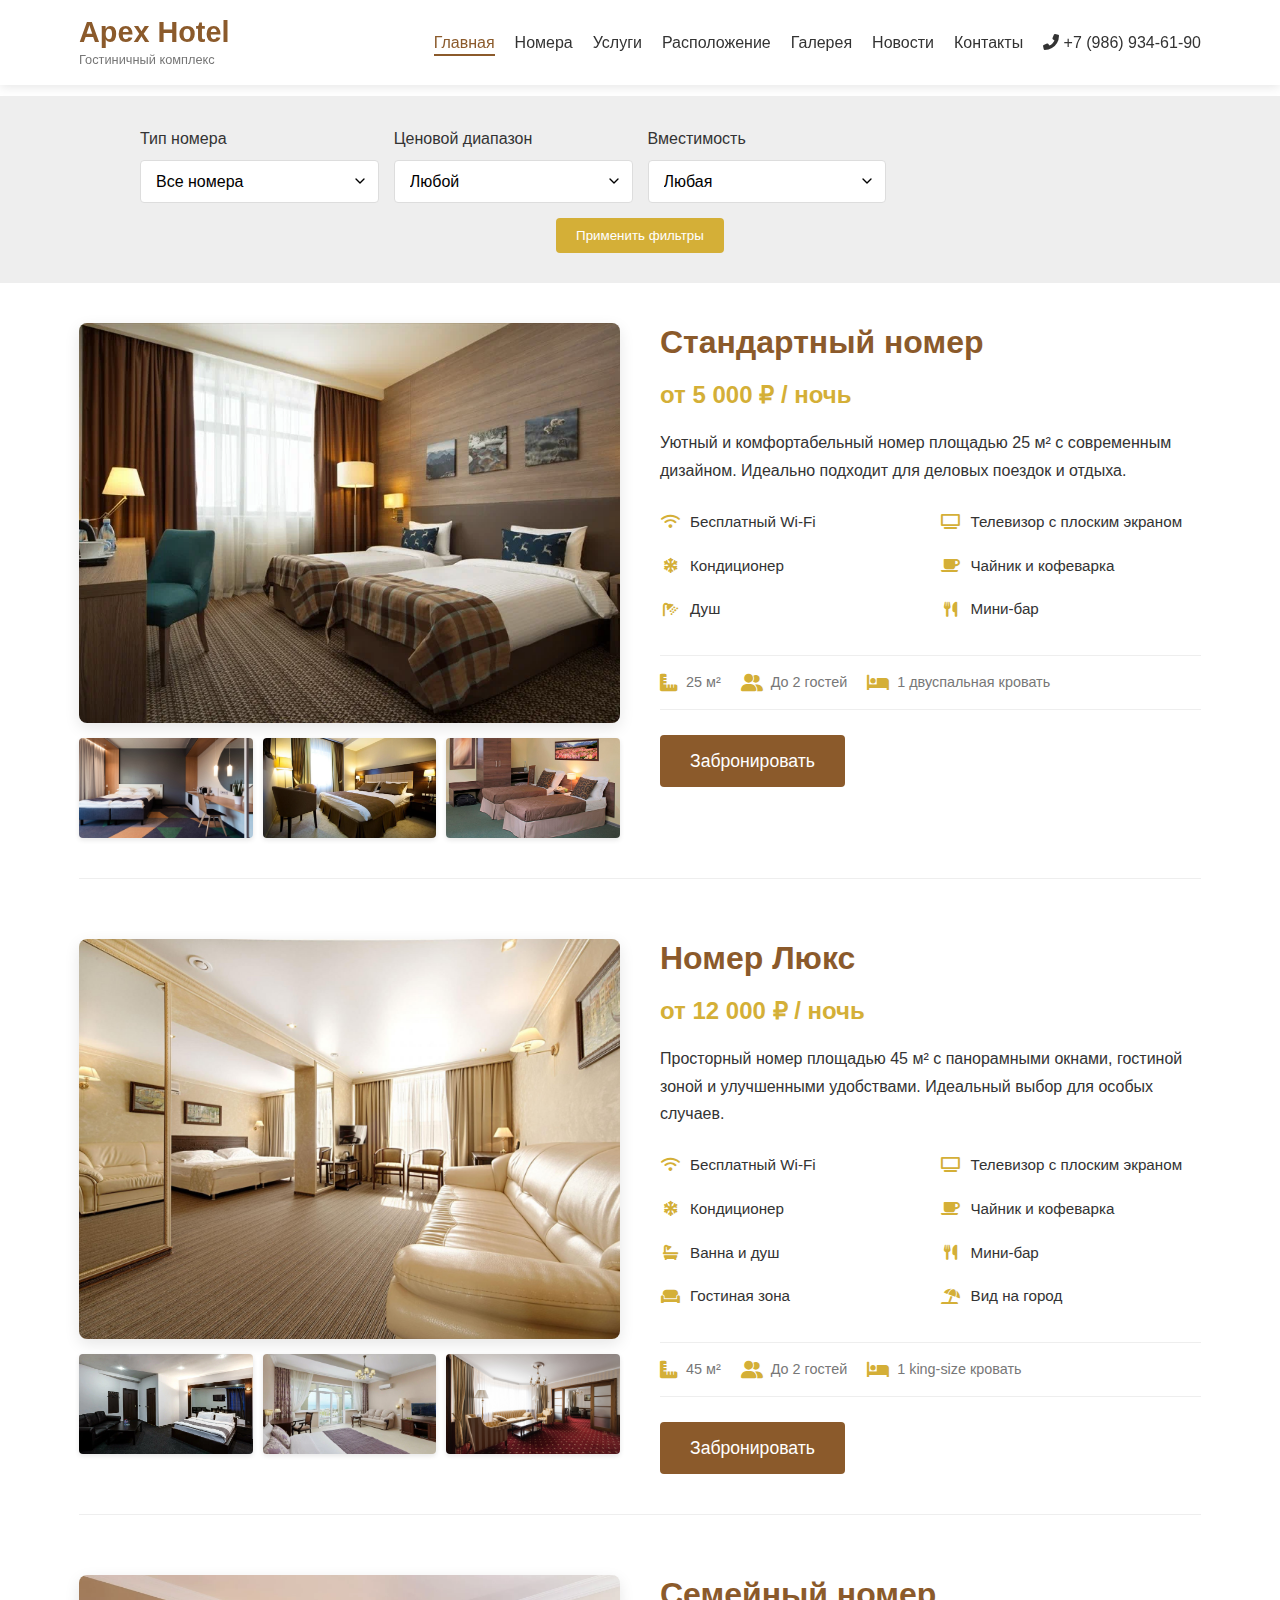
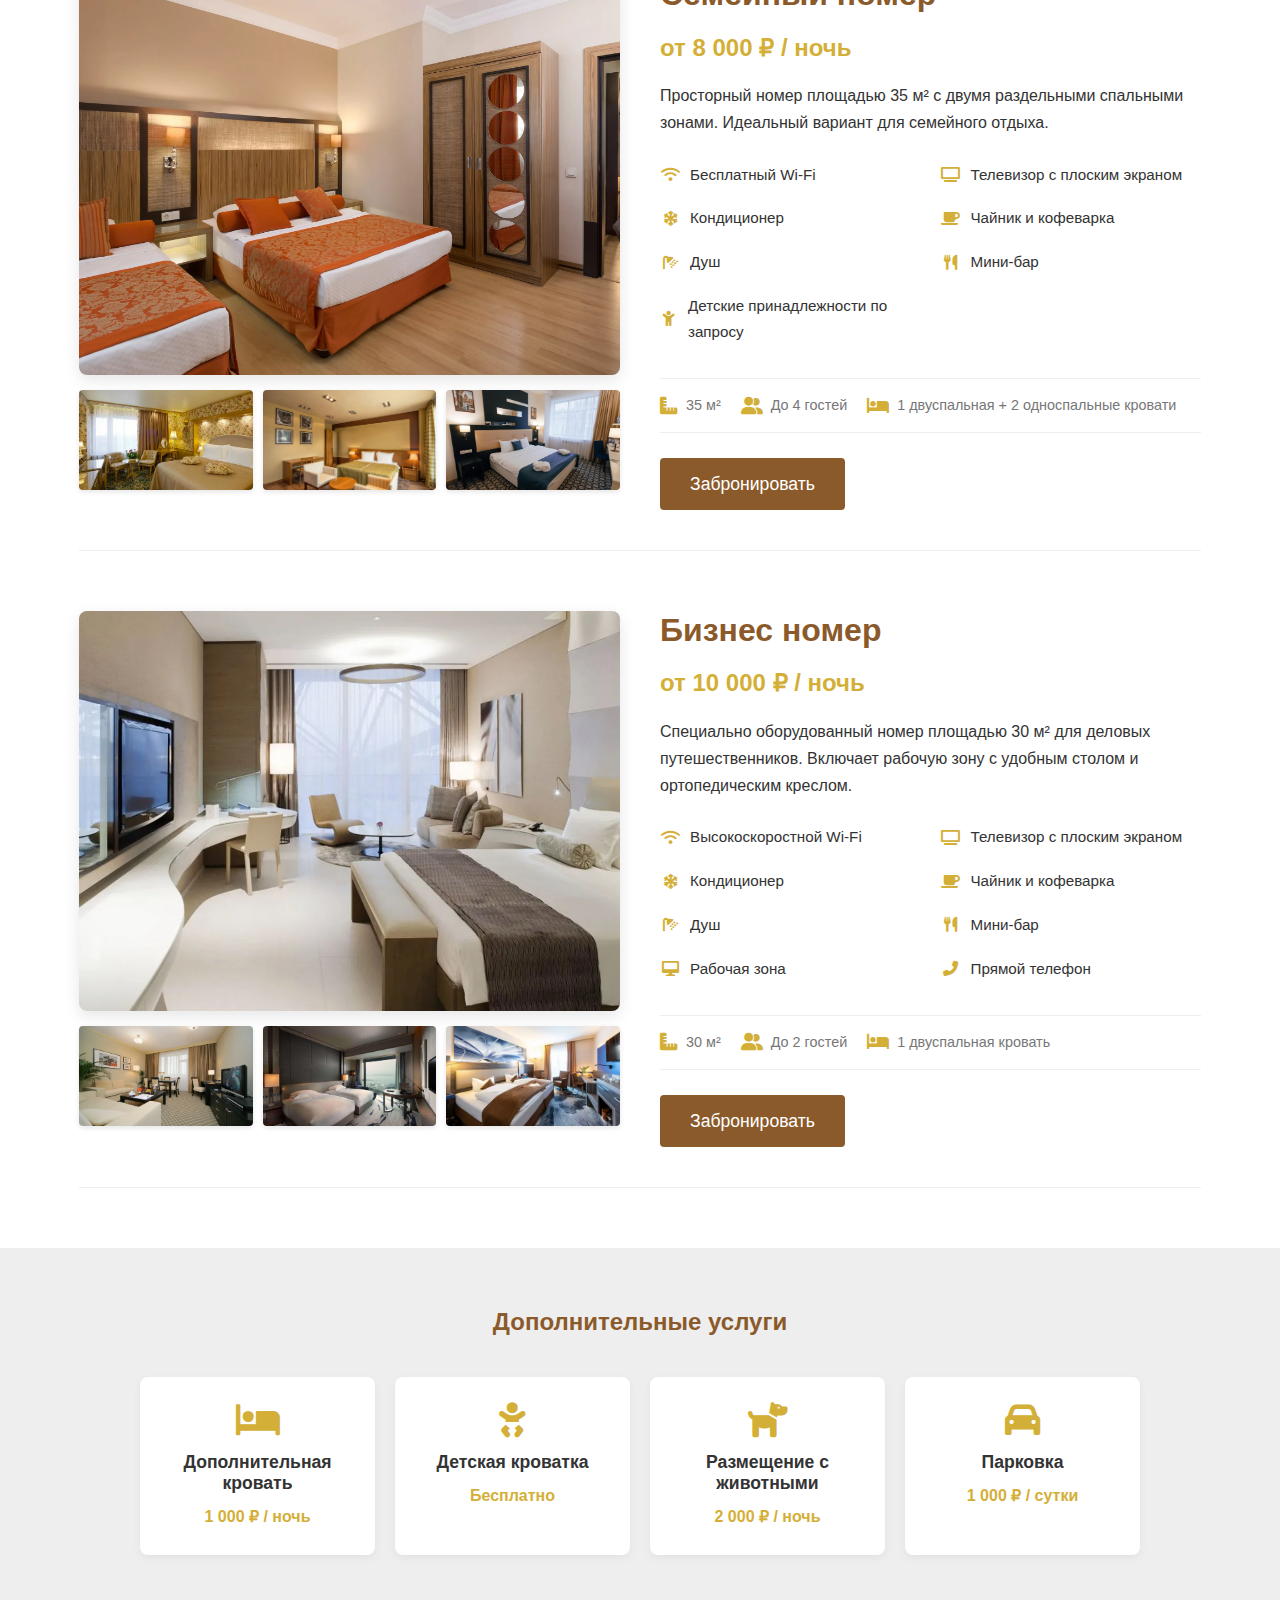
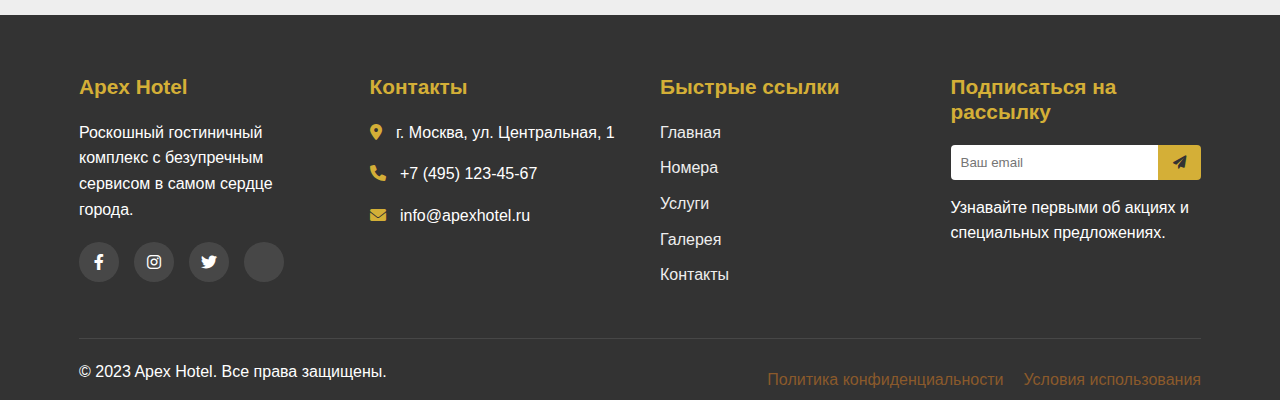
<file: rooms.html>
<!DOCTYPE html>
<html lang="ru">
<head>
    <meta charset="UTF-8">
    <meta name="viewport" content="width=device-width, initial-scale=1.0">
    <title>Номера - Apex Hotel</title>
    <link rel="stylesheet" href="rooms.css">
    <link rel="stylesheet" href="https://cdnjs.cloudflare.com/ajax/libs/font-awesome/6.0.0-beta3/css/all.min.css">
</head>
<body>
    <!-- Шапка с навигацией -->
    <header>
        <div class="container">
            <div class="logo">
                <h1>Apex Hotel</h1>
                <p>Гостиничный комплекс</p>
            </div>
            <nav>
                <ul>
                    <li><a href="index.html" class="active">Главная</a></li>
                    <li><a href="rooms.html">Номера</a></li>
                    <li><a href="services.html">Услуги</a></li>
                    <li><a href="location.html">Расположение</a></li>
                    <li><a href="gallery.html">Галерея</a></li>
                    <li><a href="news.html">Новости</a></li>
                    <li><a href="contact.html">Контакты</a></li>
                    <li class="phone-number">
                        <a href="tel:+74951234567">
                            <i class="fas fa-phone-alt"></i> +7 (986) 934-61-90
                        </a>
                    </li>
                </ul>
            </nav>
            <div class="mobile-menu-btn">
                <i class="fas fa-bars"></i>
            </div>
        </div>
    </header>

    <!-- Заголовок страницы -->
    <section class="page-header">
        <div class="container">
            <h1>Наши номера</h1>
            <p>Выберите идеальный вариант для вашего пребывания</p>
        </div>
    </section>

    <!-- Фильтры номеров -->
    <section class="room-filters">
        <div class="container">
            <form>
                <div class="filter-group">
                    <label for="room-type">Тип номера</label>
                    <select id="room-type" name="room-type">
                        <option value="all">Все номера</option>
                        <option value="standard">Стандарт</option>
                        <option value="luxury">Люкс</option>
                        <option value="family">Семейный</option>
                        <option value="business">Бизнес</option>
                    </select>
                </div>
                <div class="filter-group">
                    <label for="price-range">Ценовой диапазон</label>
                    <select id="price-range" name="price-range">
                        <option value="all">Любой</option>
                        <option value="budget">До 7 000 ₽</option>
                        <option value="mid">7 000 - 12 000 ₽</option>
                        <option value="high">От 12 000 ₽</option>
                    </select>
                </div>
                <div class="filter-group">
                    <label for="capacity">Вместимость</label>
                    <select id="capacity" name="capacity">
                        <option value="all">Любая</option>
                        <option value="1">1 гость</option>
                        <option value="2">2 гостя</option>
                        <option value="3">3 гостя</option>
                        <option value="4+">4+ гостей</option>
                    </select>
                </div>
                <button type="submit" class="btn">Применить фильтры</button>
            </form>
        </div>
    </section>

    <!-- Список номеров -->
    <section class="rooms-list">
        <div class="container">
            <!-- Стандартный номер -->
            <div class="room-detail" id="standard">
                <div class="room-gallery">
                    <div class="main-image">
                        <img src="./img/стандарт 1 к.webp" alt="Стандартный номер">
                    </div>
                    <div class="thumbnails">
                        <img src="img/стандарт 2 к.jpg" alt="Стандартный номер фото 2">
                        <img src="./img/стандарт 3 к.webp" alt="Стандартный номер фото 3">
                        <img src="./img/стандарт 4 к.jpg" alt="Стандартный номер фото 4">
                    </div>
                </div>
                <div class="room-info">
                    <h2>Стандартный номер</h2>
                    <div class="price">от 5 000 ₽ / ночь</div>
                    <div class="description">
                        <p>Уютный и комфортабельный номер площадью 25 м² с современным дизайном. Идеально подходит для деловых поездок и отдыха.</p>
                        <ul class="amenities">
                            <li><i class="fas fa-wifi"></i> Бесплатный Wi-Fi</li>
                            <li><i class="fas fa-tv"></i> Телевизор с плоским экраном</li>
                            <li><i class="fas fa-snowflake"></i> Кондиционер</li>
                            <li><i class="fas fa-coffee"></i> Чайник и кофеварка</li>
                            <li><i class="fas fa-shower"></i> Душ</li>
                            <li><i class="fas fa-utensils"></i> Мини-бар</li>
                        </ul>
                    </div>
                    <div class="room-meta">
                        <div class="size"><i class="fas fa-ruler-combined"></i> 25 м²</div>
                        <div class="capacity"><i class="fas fa-user-friends"></i> До 2 гостей</div>
                        <div class="bed"><i class="fas fa-bed"></i> 1 двуспальная кровать</div>
                    </div>
                    <a href="#" class="btn btn-large">Забронировать</a>
                </div>
            </div>

            <!-- Люкс номер -->
            <div class="room-detail" id="luxury">
                <div class="room-gallery">
                    <div class="main-image">
                        <img src="./img/люкс 1 к.jpeg" alt="Люкс номер">
                    </div>
                    <div class="thumbnails">
                        <img src="./img/люкс 2 к.webp" alt="Люкс номер фото 2">
                        <img src="./img/люкс 3 к.webp" alt="Люкс номер фото 3">
                        <img src="./img/люкс 4 к.jpg" alt="Люкс номер фото 4">
                    </div>
                </div>
                <div class="room-info">
                    <h2>Номер Люкс</h2>
                    <div class="price">от 12 000 ₽ / ночь</div>
                    <div class="description">
                        <p>Просторный номер площадью 45 м² с панорамными окнами, гостиной зоной и улучшенными удобствами. Идеальный выбор для особых случаев.</p>
                        <ul class="amenities">
                            <li><i class="fas fa-wifi"></i> Бесплатный Wi-Fi</li>
                            <li><i class="fas fa-tv"></i> Телевизор с плоским экраном</li>
                            <li><i class="fas fa-snowflake"></i> Кондиционер</li>
                            <li><i class="fas fa-coffee"></i> Чайник и кофеварка</li>
                            <li><i class="fas fa-bath"></i> Ванна и душ</li>
                            <li><i class="fas fa-utensils"></i> Мини-бар</li>
                            <li><i class="fas fa-couch"></i> Гостиная зона</li>
                            <li><i class="fas fa-umbrella-beach"></i> Вид на город</li>
                        </ul>
                    </div>
                    <div class="room-meta">
                        <div class="size"><i class="fas fa-ruler-combined"></i> 45 м²</div>
                        <div class="capacity"><i class="fas fa-user-friends"></i> До 2 гостей</div>
                        <div class="bed"><i class="fas fa-bed"></i> 1 king-size кровать</div>
                    </div>
                    <a href="#" class="btn btn-large">Забронировать</a>
                </div>
            </div>

            <!-- Семейный номер -->
            <div class="room-detail" id="family">
                <div class="room-gallery">
                    <div class="main-image">
                        <img src="img/семейный 1 к.webp" alt="Семейный номер">
                    </div>
                    <div class="thumbnails">
                        <img src="./img/семейный 2 к.webp" alt="Семейный номер фото 2">
                        <img src="./img/семейный 3 к.jpg" alt="Семейный номер фото 3">
                        <img src="./img/семейный 4 к.jpg" alt="Семейный номер фото 4">
                    </div>
                </div>
                <div class="room-info">
                    <h2>Семейный номер</h2>
                    <div class="price">от 8 000 ₽ / ночь</div>
                    <div class="description">
                        <p>Просторный номер площадью 35 м² с двумя раздельными спальными зонами. Идеальный вариант для семейного отдыха.</p>
                        <ul class="amenities">
                            <li><i class="fas fa-wifi"></i> Бесплатный Wi-Fi</li>
                            <li><i class="fas fa-tv"></i> Телевизор с плоским экраном</li>
                            <li><i class="fas fa-snowflake"></i> Кондиционер</li>
                            <li><i class="fas fa-coffee"></i> Чайник и кофеварка</li>
                            <li><i class="fas fa-shower"></i> Душ</li>
                            <li><i class="fas fa-utensils"></i> Мини-бар</li>
                            <li><i class="fas fa-child"></i> Детские принадлежности по запросу</li>
                        </ul>
                    </div>
                    <div class="room-meta">
                        <div class="size"><i class="fas fa-ruler-combined"></i> 35 м²</div>
                        <div class="capacity"><i class="fas fa-user-friends"></i> До 4 гостей</div>
                        <div class="bed"><i class="fas fa-bed"></i> 1 двуспальная + 2 односпальные кровати</div>
                    </div>
                    <a href="#" class="btn btn-large">Забронировать</a>
                </div>
            </div>

            <!-- Бизнес номер -->
            <div class="room-detail" id="business">
                <div class="room-gallery">
                    <div class="main-image">
                        <img src="img/бизнес 1 к.webp" alt="Бизнес номер">
                    </div>
                    <div class="thumbnails">
                        <img src="./img/бизнес 2 к.webp" alt="Бизнес номер фото 2">
                        <img src="./img/бизнес 3 к.jpg" alt="Бизнес номер фото 3">
                        <img src="./img/бизнес 4 к.avif" alt="Бизнес номер фото 4">
                    </div>
                </div>
                <div class="room-info">
                    <h2>Бизнес номер</h2>
                    <div class="price">от 10 000 ₽ / ночь</div>
                    <div class="description">
                        <p>Специально оборудованный номер площадью 30 м² для деловых путешественников. Включает рабочую зону с удобным столом и ортопедическим креслом.</p>
                        <ul class="amenities">
                            <li><i class="fas fa-wifi"></i> Высокоскоростной Wi-Fi</li>
                            <li><i class="fas fa-tv"></i> Телевизор с плоским экраном</li>
                            <li><i class="fas fa-snowflake"></i> Кондиционер</li>
                            <li><i class="fas fa-coffee"></i> Чайник и кофеварка</li>
                            <li><i class="fas fa-shower"></i> Душ</li>
                            <li><i class="fas fa-utensils"></i> Мини-бар</li>
                            <li><i class="fas fa-desktop"></i> Рабочая зона</li>
                            <li><i class="fas fa-phone-alt"></i> Прямой телефон</li>
                        </ul>
                    </div>
                    <div class="room-meta">
                        <div class="size"><i class="fas fa-ruler-combined"></i> 30 м²</div>
                        <div class="capacity"><i class="fas fa-user-friends"></i> До 2 гостей</div>
                        <div class="bed"><i class="fas fa-bed"></i> 1 двуспальная кровать</div>
                    </div>
                    <a href="#" class="btn btn-large">Забронировать</a>
                </div>
            </div>
        </div>
    </section>

    <!-- Дополнительные услуги -->
    <section class="extra-services">
        <div class="container">
            <h2>Дополнительные услуги</h2>
            <div class="services-grid">
                <div class="service-card">
                    <i class="fas fa-bed"></i>
                    <h3>Дополнительная кровать</h3>
                    <p>1 000 ₽ / ночь</p>
                </div>
                <div class="service-card">
                    <i class="fas fa-baby"></i>
                    <h3>Детская кроватка</h3>
                    <p>Бесплатно</p>
                </div>
                <div class="service-card">
                    <i class="fas fa-dog"></i>
                    <h3>Размещение с животными</h3>
                    <p>2 000 ₽ / ночь</p>
                </div>
                <div class="service-card">
                    <i class="fas fa-car"></i>
                    <h3>Парковка</h3>
                    <p>1 000 ₽ / сутки</p>
                </div>
            </div>
        </div>
    </section>

    <!-- Подвал  -->
    <footer>
        <div class="container">
            <div class="footer-grid">
                <div class="footer-col">
                    <h3>Apex Hotel</h3>
                    <p>Роскошный гостиничный комплекс с безупречным сервисом в самом сердце города.</p>
                    <div class="social-links">
                        <a href="#"><i class="fab fa-facebook-f"></i></a>
                        <a href="#"><i class="fab fa-instagram"></i></a>
                        <a href="#"><i class="fab fa-twitter"></i></a>
                        <a href="#"><i class="fab fa-tripadvisor"></i></a>
                    </div>
                </div>
                <div class="footer-col">
                    <h3>Контакты</h3>
                    <p><i class="fas fa-map-marker-alt"></i> г. Москва, ул. Центральная, 1</p>
                    <p><i class="fas fa-phone"></i> +7 (495) 123-45-67</p>
                    <p><i class="fas fa-envelope"></i> info@apexhotel.ru</p>
                </div>
                <div class="footer-col">
                    <h3>Быстрые ссылки</h3>
                    <ul>
                        <li><a href="index.html">Главная</a></li>
                        <li><a href="rooms.html">Номера</a></li>
                        <li><a href="services.html">Услуги</a></li>
                        <li><a href="gallery.html">Галерея</a></li>
                        <li><a href="contact.html">Контакты</a></li>
                    </ul>
                </div>
                <div class="footer-col">
                    <h3>Подписаться на рассылку</h3>
                    <form class="newsletter-form">
                        <input type="email" placeholder="Ваш email" required>
                        <button type="submit"><i class="fas fa-paper-plane"></i></button>
                    </form>
                    <p>Узнавайте первыми об акциях и специальных предложениях.</p>
                </div>
            </div>
            <div class="footer-bottom">
                <p>&copy; 2023 Apex Hotel. Все права защищены.</p>
                <div class="footer-links">
                    <a href="privacy.html">Политика конфиденциальности</a>
                    <a href="terms.html">Условия использования</a>
                </div>
            </div>
        </div>
    </footer>

    <!-- Кнопка "Наверх" -->
    <a href="#" class="back-to-top"><i class="fas fa-arrow-up"></i></a>
</body>
</html>
</file>
<file: rooms.css>
/* Основные стили */
:root {
    --primary-color: #8B5A2B;
    --secondary-color: #D4AF37;
    --dark-color: #333;
    --light-color: #f4f4f4;
    --white: #fff;
    --black: #000;
    --gray: #777;
    --light-gray: #eee;
}

/* Общие стили */

* {
    margin: 0;
    padding: 0;
    box-sizing: border-box;
}

body {
    font-family: 'Arial', sans-serif;
    line-height: 1.6;
    color: var(--dark-color);
    background-color: var(--white);
}

.container {
    width: 90%;
    max-width: 1200px;
    margin: 0 auto;
    padding: 0 15px;
}

h1,
h2,
h3,
h4,
h5,
h6 {
    margin-bottom: 1rem;
    font-weight: 600;
    line-height: 1.2;
}

p {
    margin-bottom: 1rem;
}

a {
    text-decoration: none;
    color: var(--primary-color);
    transition: all 0.3s ease;
}

a:hover {
    color: var(--secondary-color);
}

.btn {
    display: inline-block;
    padding: 10px 20px;
    background-color: var(--primary-color);
    color: var(--white);
    border: none;
    border-radius: 4px;
    cursor: pointer;
    transition: all 0.3s ease;
    text-align: center;
}

.btn:hover {
    background-color: var(--secondary-color);
    color: var(--white);
    transform: translateY(-2px);
}

.btn-large {
    padding: 12px 30px;
    font-size: 1.1rem;
}

.text-center {
    text-align: center;
}
/* Шапка */
header {
    background-color: var(--white);
    box-shadow: 0 2px 10px rgba(0, 0, 0, 0.1);
    position: fixed;
    width: 100%;
    top: 0;
    z-index: 1000;
    padding: 15px 0;
}

header .container {
    display: flex;
    justify-content: space-between;
    align-items: center;
}

.logo h1 {
    font-size: 1.8rem;
    color: var(--primary-color);
    margin-bottom: 0;
}

.logo p {
    font-size: 0.8rem;
    color: var(--gray);
    margin-bottom: 0;
}

nav ul {
    display: flex;
    list-style: none;
}

nav ul li {
    margin-left: 20px;
    position: relative;
}

nav ul li a {
    color: var(--dark-color);
    font-weight: 500;
    padding: 5px 0;
    position: relative;
}

nav ul li a.active {
    color: var(--primary-color);
}

nav ul li a:after {
    content: '';
    position: absolute;
    width: 0;
    height: 2px;
    background-color: var(--primary-color);
    bottom: 0;
    left: 0;
    transition: width 0.3s ease;
}

nav ul li a:hover:after,
nav ul li a.active:after {
    width: 100%;
}

.language-switcher {
    position: relative;
}

.language-switcher>a {
    display: flex;
    align-items: center;
}

.language-switcher>a i {
    margin-right: 5px;
}

.language-dropdown {
    position: absolute;
    top: 100%;
    right: 0;
    background-color: var(--white);
    box-shadow: 0 2px 10px rgba(0, 0, 0, 0.1);
    border-radius: 4px;
    padding: 10px 0;
    min-width: 100px;
    opacity: 0;
    visibility: hidden;
    transition: all 0.3s ease;
}

.language-switcher:hover .language-dropdown {
    opacity: 1;
    visibility: visible;
}

.language-dropdown li {
    margin: 0;
    padding: 5px 15px;
}

.language-dropdown li a {
    display: block;
    color: var(--dark-color);
}

.mobile-menu-btn {
    display: none;
    font-size: 1.5rem;
    cursor: pointer;
}

/* Фильтры номеров */
.room-filters {
    background-color: var(--light-gray);
    padding: 30px 0;
    margin-bottom: 40px;
}

.room-filters form {
    display: grid;
    grid-template-columns: repeat(auto-fit, minmax(200px, 1fr));
    gap: 15px;
    max-width: 1000px;
    margin: 0 auto;
}

.filter-group {
    display: flex;
    flex-direction: column;
}

.filter-group label {
    margin-bottom: 8px;
    font-weight: 500;
    color: var(--dark-color);
}

.filter-group select {
    padding: 12px 15px;
    border: 1px solid #ddd;
    border-radius: 4px;
    font-size: 1rem;
    background-color: var(--white);
    appearance: none;
    background-image: url("data:image/svg+xml;charset=UTF-8,%3csvg xmlns='http://www.w3.org/2000/svg' viewBox='0 0 24 24' fill='none' stroke='currentColor' stroke-width='2' stroke-linecap='round' stroke-linejoin='round'%3e%3cpolyline points='6 9 12 15 18 9'%3e%3c/polyline%3e%3c/svg%3e");
    background-repeat: no-repeat;
    background-position: right 10px center;
    background-size: 1em;
}

.filter-group select:focus {
    outline: none;
    border-color: var(--secondary-color);
    box-shadow: 0 0 0 2px rgba(231, 76, 60, 0.2);
}

.room-filters button {
    grid-column: 1 / -1;
    justify-self: center;
    background-color: var(--secondary-color);
}

.room-filters button:hover {
    background-color: #c0392b;
}

/* Детали номера */
.room-detail {
    display: grid;
    grid-template-columns: 1fr 1fr;
    gap: 40px;
    margin-bottom: 60px;
    padding-bottom: 40px;
    border-bottom: 1px solid #eee;
}

.room-gallery {
    display: flex;
    flex-direction: column;
}

.main-image {
    height: 400px;
    border-radius: 8px;
    overflow: hidden;
    margin-bottom: 15px;
    box-shadow: 0 5px 15px rgba(0, 0, 0, 0.1);
}

.main-image img {
    width: 100%;
    height: 100%;
    object-fit: cover;
    transition: transform 0.5s ease;
}

.main-image:hover img {
    transform: scale(1.03);
}

.thumbnails {
    display: grid;
    grid-template-columns: repeat(3, 1fr);
    gap: 10px;
}

.thumbnails img {
    height: 100px;
    width: 100%;
    object-fit: cover;
    border-radius: 4px;
    cursor: pointer;
    transition: all 0.3s ease;
    box-shadow: 0 2px 5px rgba(0, 0, 0, 0.1);
}

.thumbnails img:hover {
    opacity: 0.8;
    transform: translateY(-3px);
    box-shadow: 0 5px 10px rgba(0, 0, 0, 0.2);
}

.room-info h2 {
    font-size: 2rem;
    color: var(--primary-color);
    margin-bottom: 10px;
}

.price {
    font-size: 1.5rem;
    font-weight: 700;
    color: var(--secondary-color);
    margin: 15px 0;
}

.description {
    line-height: 1.7;
    color: var(--dark-color);
    margin-bottom: 20px;
}

.amenities {
    display: grid;
    grid-template-columns: repeat(2, 1fr);
    gap: 10px 20px;
    margin: 25px 0;
    list-style: none;
    padding: 0;
}

.amenities li {
    display: flex;
    align-items: center;
    margin-bottom: 8px;
    font-size: 0.95rem;
}

.amenities i {
    margin-right: 10px;
    color: var(--secondary-color);
    width: 20px;
    text-align: center;
}

.room-meta {
    display: flex;
    gap: 20px;
    margin: 25px 0;
    padding: 15px 0;
    border-top: 1px solid #eee;
    border-bottom: 1px solid #eee;
    flex-wrap: wrap;
}

.room-meta div {
    display: flex;
    align-items: center;
    font-size: 0.9rem;
    color: var(--gray);
}

.room-meta i {
    margin-right: 8px;
    color: var(--secondary-color);
    font-size: 1.1rem;
}

/* Дополнительные услуги */
.extra-services {
    padding: 60px 0;
    background-color: var(--light-gray);
}

.extra-services h2 {
    text-align: center;
    margin-bottom: 40px;
    color: var(--primary-color);
}

.services-grid {
    display: grid;
    grid-template-columns: repeat(auto-fit, minmax(200px, 1fr));
    gap: 20px;
    max-width: 1000px;
    margin: 0 auto;
}

.service-card {
    background-color: var(--white);
    padding: 25px 20px;
    text-align: center;
    border-radius: 8px;
    box-shadow: 0 3px 10px rgba(0, 0, 0, 0.05);
    transition: all 0.3s ease;
}

.service-card:hover {
    transform: translateY(-5px);
    box-shadow: 0 10px 20px rgba(0, 0, 0, 0.1);
}

.service-card i {
    font-size: 2.2rem;
    color: var(--secondary-color);
    margin-bottom: 15px;
}

.service-card h3 {
    font-size: 1.1rem;
    margin-bottom: 10px;
    color: var(--dark-color);
}

.service-card p {
    color: var(--secondary-color);
    font-weight: 600;
    margin: 0;
}

/* Подвал */
footer {
    background-color: var(--dark-color);
    color: var(--white);
    padding: 60px 0 0;
}

.footer-grid {
    display: grid;
    grid-template-columns: repeat(auto-fit, minmax(250px, 1fr));
    gap: 40px;
    margin-bottom: 40px;
}

.footer-col h3 {
    color: var(--secondary-color);
    margin-bottom: 20px;
    font-size: 1.3rem;
}

.social-links {
    display: flex;
    gap: 15px;
    margin-top: 20px;
}

.social-links a {
    display: flex;
    align-items: center;
    justify-content: center;
    width: 40px;
    height: 40px;
    background-color: rgba(255, 255, 255, 0.1);
    border-radius: 50%;
    color: var(--white);
    transition: all 0.3s ease;
}

.social-links a:hover {
    background-color: var(--secondary-color);
    color: var(--dark-color);
}

.footer-col p i {
    margin-right: 10px;
    color: var(--secondary-color);
}

.footer-col ul {
    list-style: none;
}

.footer-col ul li {
    margin-bottom: 10px;
}

.footer-col ul li a {
    color: var(--light-gray);
}

.footer-col ul li a:hover {
    color: var(--secondary-color);
    padding-left: 5px;
}

.newsletter-form {
    display: flex;
    margin-bottom: 15px;
}

.newsletter-form input {
    flex: 1;
    padding: 10px;
    border: none;
    border-radius: 4px 0 0 4px;
}

.newsletter-form button {
    background-color: var(--secondary-color);
    color: var(--dark-color);
    border: none;
    padding: 0 15px;
    border-radius: 0 4px 4px 0;
    cursor: pointer;
    transition: all 0.3s ease;
}

.newsletter-form button:hover {
    background-color: var(--white);
}

.footer-bottom {
    border-top: 1px solid rgba(255, 255, 255, 0.1);
    padding-top: 20px;
    display: flex;
    justify-content: space-between;
    align-items: center;
    flex-wrap: wrap;
}

.footer-links {
    display: flex;
    gap: 20px;
}

/* Кнопка "Наверх" */
.back-to-top {
    position: fixed;
    bottom: 30px;
    right: 30px;
    width: 50px;
    height: 50px;
    background-color: var(--secondary-color);
    color: var(--white);
    border-radius: 50%;
    display: flex;
    align-items: center;
    justify-content: center;
    font-size: 1.2rem;
    opacity: 0;
    visibility: hidden;
    transition: all 0.3s ease;
    z-index: 999;
}

.back-to-top.visible {
    opacity: 1;
    visibility: visible;
}

.back-to-top:hover {
    background-color: #c0392b;
    transform: translateY(-3px);
}



/* Адаптивность */
@media (max-width: 992px) {
    .room-detail {
        grid-template-columns: 1fr;
    }

    .main-image {
        height: 350px;
    }

    .amenities {
        grid-template-columns: 1fr;
    }
}

@media (max-width: 768px) {
    nav ul {
        display: none;
        position: absolute;
        top: 100%;
        left: 0;
        right: 0;
        background-color: var(--white);
        flex-direction: column;
        padding: 20px;
        box-shadow: 0 5px 10px rgba(0, 0, 0, 0.1);
    }

    nav ul.show {
        display: flex;
    }

    nav ul li {
        margin: 10px 0;
    }

    .mobile-menu-btn {
        display: block;
    }

    .page-header h1 {
        font-size: 2rem;
    }

    .page-header p {
        font-size: 1rem;
    }

    .room-filters form {
        grid-template-columns: 1fr;
    }

    .room-filters button {
        width: 100%;
    }

    .main-image {
        height: 300px;
    }
}

@media (max-width: 576px) {
    .main-image {
        height: 250px;
    }

    .room-info h2 {
        font-size: 1.7rem;
    }

    .price {
        font-size: 1.3rem;
    }

    .services-grid {
        grid-template-columns: 1fr 1fr;
    }

    .chatbot-window {
        width: 280px;
    }
}
</file>
